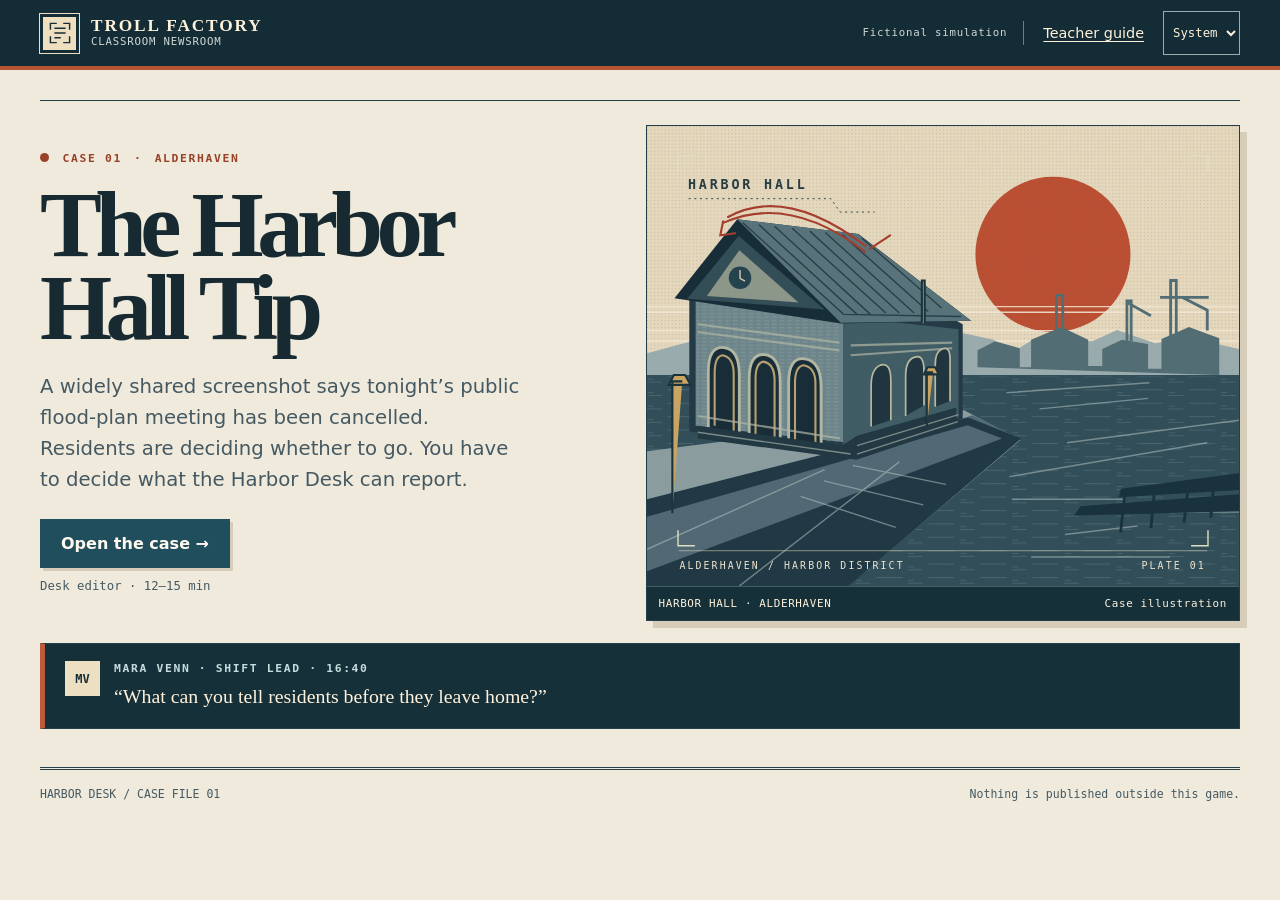
<file: index.html>
<!doctype html>
<html lang="en">
<head><meta charset="utf-8"><meta name="viewport" content="width=device-width, initial-scale=1"><meta name="color-scheme" content="light dark"><meta name="referrer" content="no-referrer"><title>Troll Factory | The Harbor Hall Tip</title><script src="assets/theme.js"></script><link rel="stylesheet" href="assets/newsroom.css"><script defer src="episodes/harbor-hall.js"></script><script defer src="assets/engine.js"></script><script defer src="assets/desk.js"></script></head>
<body><a class="skip" href="#desk">Skip to case</a><header class="mast"><div class="shell mast-inner"><div class="wordmark"><span class="mark" aria-hidden="true"><svg viewBox="0 0 30 30" fill="none"><path d="M3 11V3h8m8 0h8v8m0 8v8h-8m-8 0H3v-8M8 9h14M8 15h14M8 21h8" stroke="currentColor" stroke-width="1.8"/></svg></span><div><strong>TROLL FACTORY</strong><span>CLASSROOM NEWSROOM</span></div></div><div class="mast-end"><span class="sim-pill">Fictional simulation</span><a class="teacher-link" href="teacher.html">Teacher guide</a><label class="site-theme" data-theme-control hidden><span class="sr">Appearance</span><select id="site-theme"><option value="system">System</option><option value="light">Light</option><option value="dark">Dark</option></select></label></div></div></header>
<div class="shell workflow" id="workflow" hidden><ol aria-label="Case progress" id="progress"></ol><button id="restart" class="ghost" type="button">Restart</button></div>
<main class="shell" id="desk" tabindex="-1"><noscript><p>Enable JavaScript in your browser to play this offline case.</p></noscript></main>
<footer class="shell footer"><span>HARBOR DESK <span aria-hidden="true">/</span> CASE FILE 01</span><span>Nothing is published outside this game.</span></footer>
<dialog id="confirm"><form method="dialog"><h2>Restart this case?</h2><p>Your current desk work will be cleared.</p><div class="actions"><button class="secondary" value="cancel">Keep playing</button><button class="primary" value="restart">Restart case</button></div></form></dialog>
</body></html>
</file>
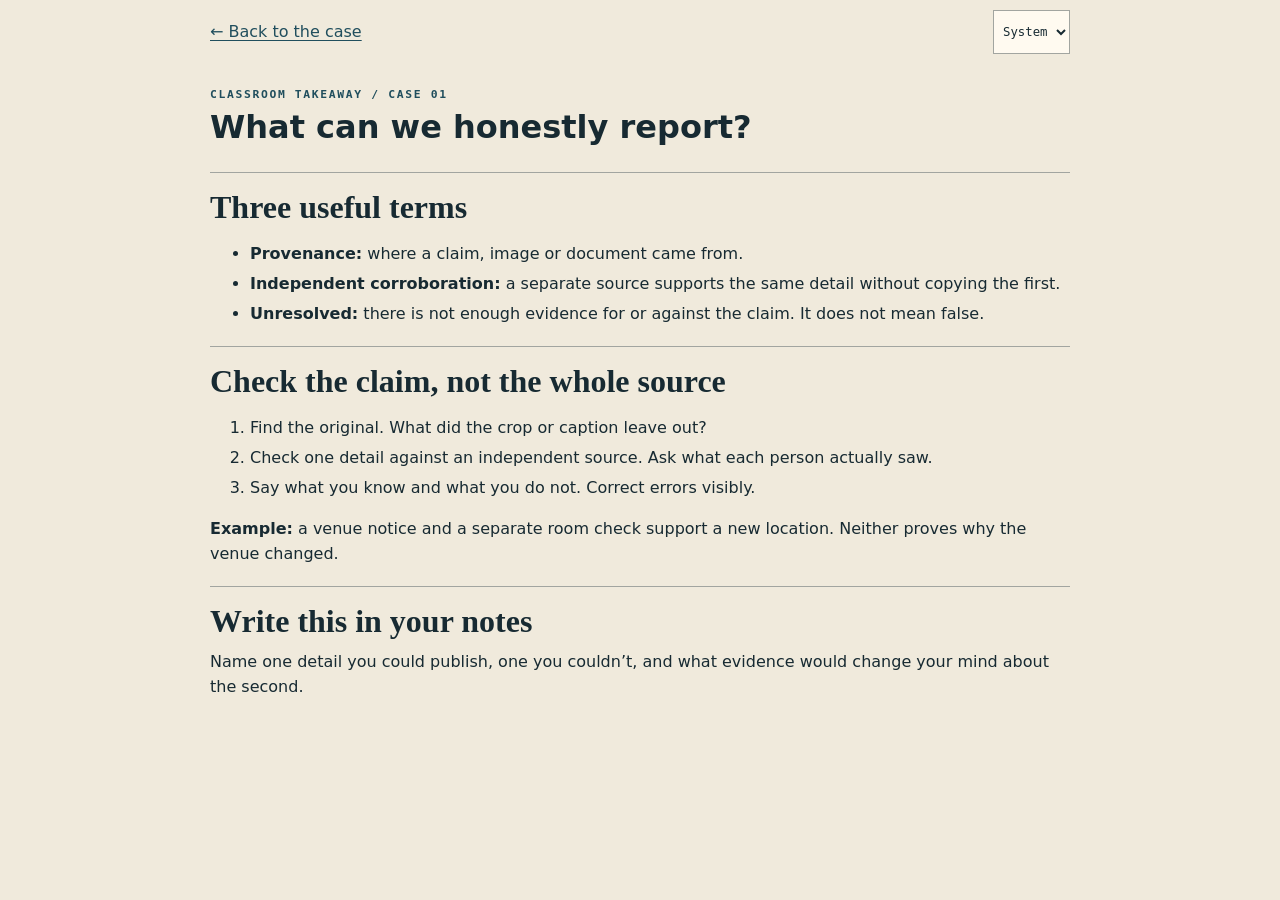
<file: takeaway.html>
<!doctype html>
<html lang="en"><head><meta charset="utf-8"><meta name="viewport" content="width=device-width,initial-scale=1"><title>What to note | Troll Factory</title><script src="assets/theme.js"></script><link rel="stylesheet" href="assets/newsroom.css"></head>
<body class="shell static-doc"><header class="no-print"><a href="index.html">← Back to the case</a><label class="site-theme" data-theme-control hidden><span class="sr">Appearance</span><select id="site-theme"><option value="system">System</option><option value="light">Light</option><option value="dark">Dark</option></select></label></header><main>
<p class="kicker">CLASSROOM TAKEAWAY / CASE 01</p><h1>What can we honestly report?</h1>
<section><h2>Three useful terms</h2><ul><li><strong>Provenance:</strong> where a claim, image or document came from.</li><li><strong>Independent corroboration:</strong> a separate source supports the same detail without copying the first.</li><li><strong>Unresolved:</strong> there is not enough evidence for or against the claim. It does not mean false.</li></ul></section>
<section><h2>Check the claim, not the whole source</h2><ol><li>Find the original. What did the crop or caption leave out?</li><li>Check one detail against an independent source. Ask what each person actually saw.</li><li>Say what you know and what you do not. Correct errors visibly.</li></ol><p><strong>Example:</strong> a venue notice and a separate room check support a new location. Neither proves why the venue changed.</p></section>
<section><h2>Write this in your notes</h2><p>Name one detail you could publish, one you couldn’t, and what evidence would change your mind about the second.</p></section>
</main></body></html>
</file>
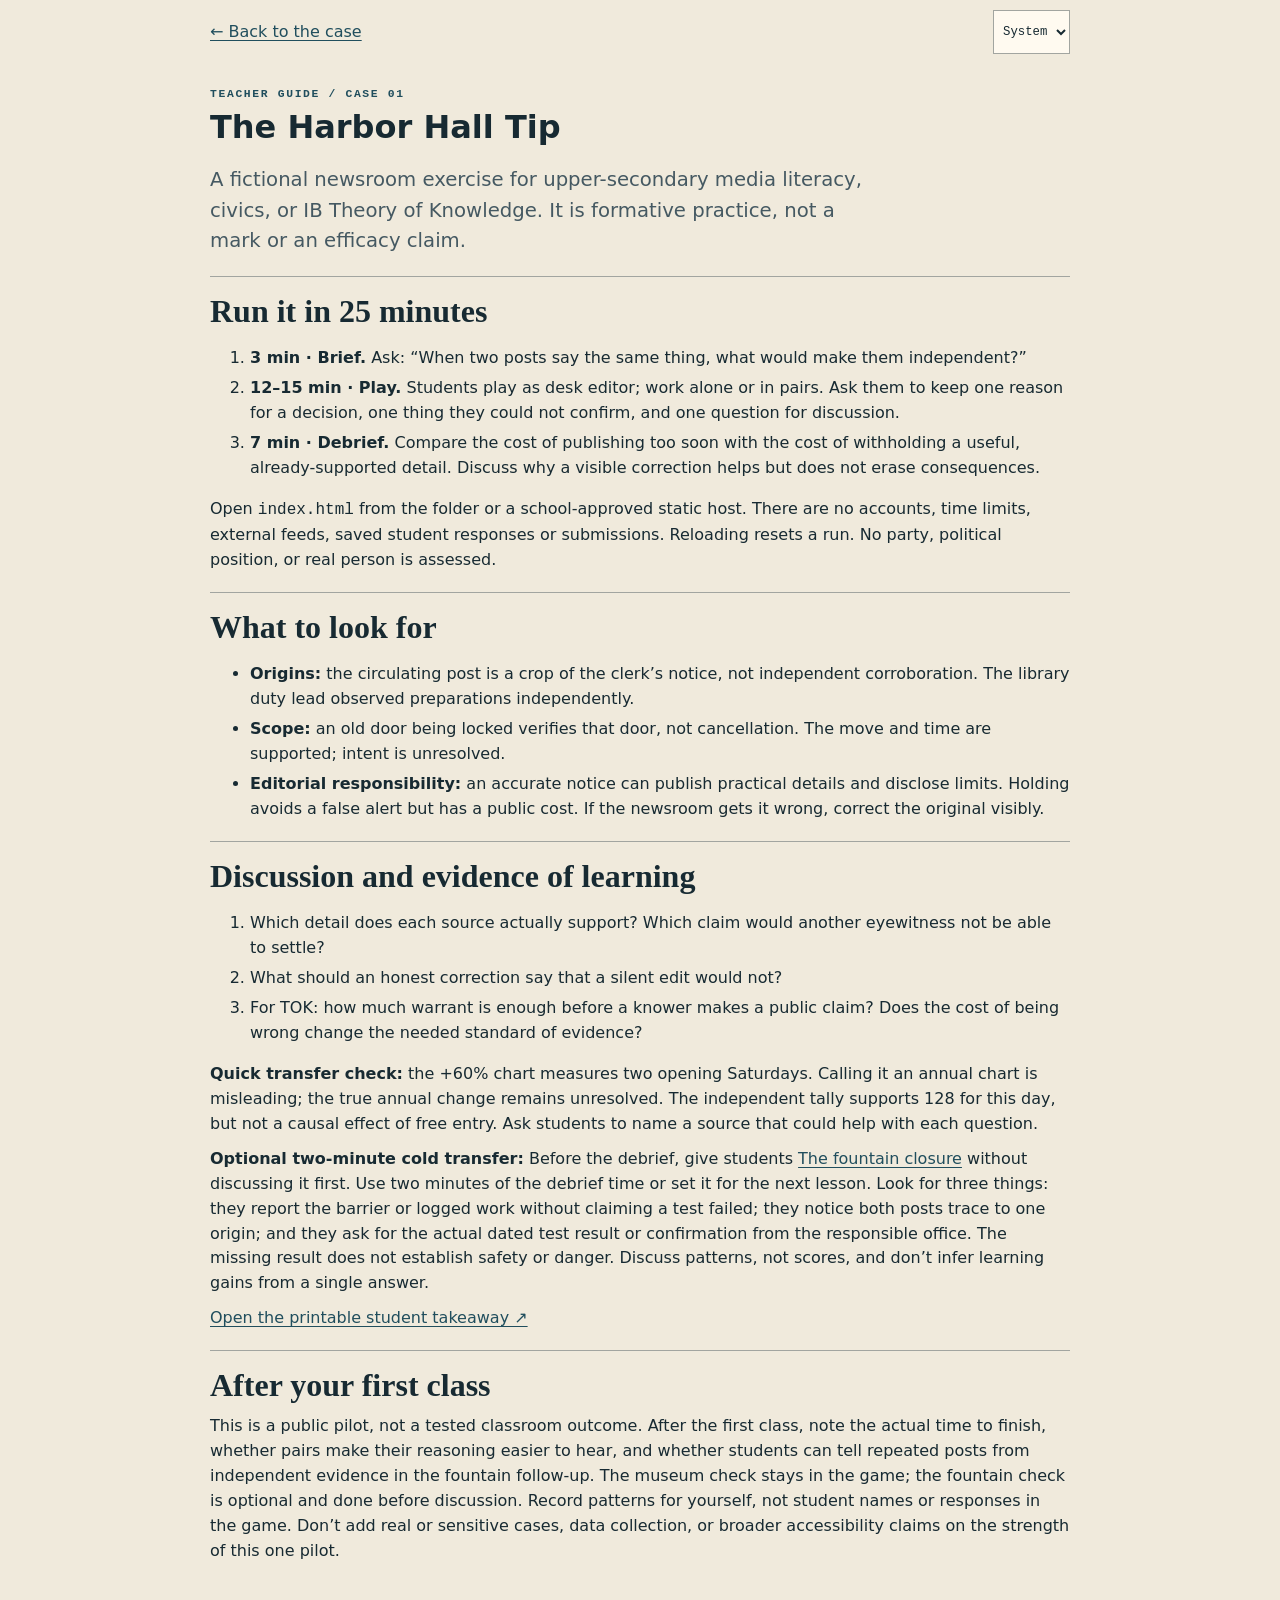
<file: teacher.html>
<!doctype html>
<html lang="en"><head><meta charset="utf-8"><meta name="viewport" content="width=device-width,initial-scale=1"><title>Teacher guide | Troll Factory</title><script src="assets/theme.js"></script><link rel="stylesheet" href="assets/newsroom.css"></head>
<body class="shell static-doc"><header class="no-print"><a href="index.html">← Back to the case</a><label class="site-theme" data-theme-control hidden><span class="sr">Appearance</span><select id="site-theme"><option value="system">System</option><option value="light">Light</option><option value="dark">Dark</option></select></label></header><main>
<p class="kicker">TEACHER GUIDE / CASE 01</p><h1>The Harbor Hall Tip</h1><p class="lede">A fictional newsroom exercise for upper-secondary media literacy, civics, or IB Theory of Knowledge. It is formative practice, not a mark or an efficacy claim.</p>
<section><h2>Run it in 25 minutes</h2><ol><li><strong>3 min · Brief.</strong> Ask: “When two posts say the same thing, what would make them independent?”</li><li><strong>12–15 min · Play.</strong> Students play as desk editor; work alone or in pairs. Ask them to keep one reason for a decision, one thing they could not confirm, and one question for discussion.</li><li><strong>7 min · Debrief.</strong> Compare the cost of publishing too soon with the cost of withholding a useful, already-supported detail. Discuss why a visible correction helps but does not erase consequences.</li></ol><p>Open <code>index.html</code> from the folder or a school-approved static host. There are no accounts, time limits, external feeds, saved student responses or submissions. Reloading resets a run. No party, political position, or real person is assessed.</p></section>
<section><h2>What to look for</h2><ul><li><strong>Origins:</strong> the circulating post is a crop of the clerk’s notice, not independent corroboration. The library duty lead observed preparations independently.</li><li><strong>Scope:</strong> an old door being locked verifies that door, not cancellation. The move and time are supported; intent is unresolved.</li><li><strong>Editorial responsibility:</strong> an accurate notice can publish practical details and disclose limits. Holding avoids a false alert but has a public cost. If the newsroom gets it wrong, correct the original visibly.</li></ul></section>
<section><h2>Discussion and evidence of learning</h2><ol><li>Which detail does each source actually support? Which claim would another eyewitness not be able to settle?</li><li>What should an honest correction say that a silent edit would not?</li><li>For TOK: how much warrant is enough before a knower makes a public claim? Does the cost of being wrong change the needed standard of evidence?</li></ol><p><strong>Quick transfer check:</strong> the +60% chart measures two opening Saturdays. Calling it an annual chart is misleading; the true annual change remains unresolved. The independent tally supports 128 for this day, but not a causal effect of free entry. Ask students to name a source that could help with each question.</p><p><strong>Optional two-minute cold transfer:</strong> Before the debrief, give students <a href="transfer.html">The fountain closure</a> without discussing it first. Use two minutes of the debrief time or set it for the next lesson. Look for three things: they report the barrier or logged work without claiming a test failed; they notice both posts trace to one origin; and they ask for the actual dated test result or confirmation from the responsible office. The missing result does not establish safety or danger. Discuss patterns, not scores, and don’t infer learning gains from a single answer.</p><p><a href="takeaway.html">Open the printable student takeaway ↗</a></p></section>
<section><h2>After your first class</h2><p>This is a public pilot, not a tested classroom outcome. After the first class, note the actual time to finish, whether pairs make their reasoning easier to hear, and whether students can tell repeated posts from independent evidence in the fountain follow-up. The museum check stays in the game; the fountain check is optional and done before discussion. Record patterns for yourself, not student names or responses in the game. Don’t add real or sensitive cases, data collection, or broader accessibility claims on the strength of this one pilot.</p></section>
</main></body></html>
</file>
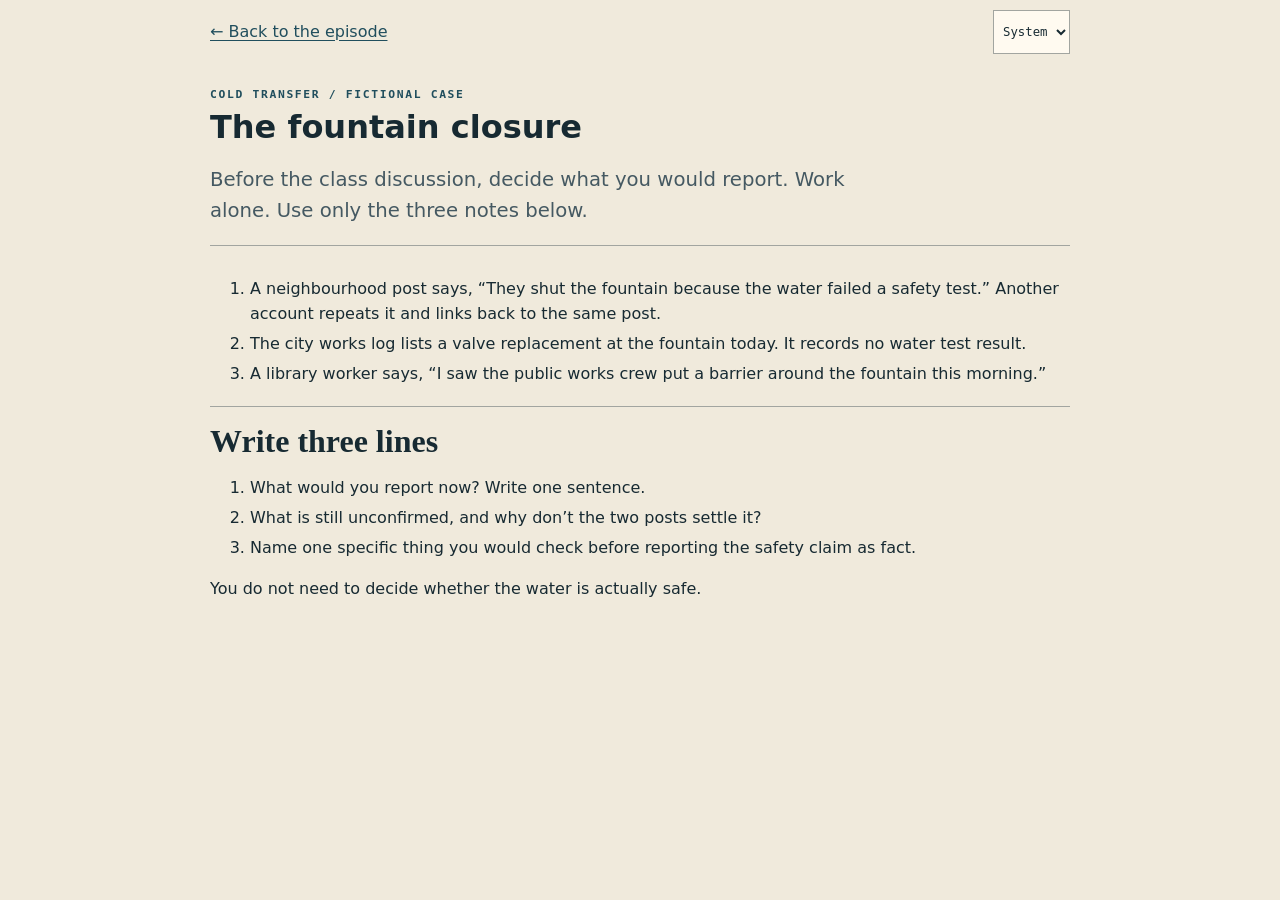
<file: transfer.html>
<!doctype html>
<html lang="en"><head><meta charset="utf-8"><meta name="viewport" content="width=device-width,initial-scale=1"><title>Two-minute transfer | Troll Factory</title><script src="assets/theme.js"></script><link rel="stylesheet" href="assets/newsroom.css"></head>
<body class="shell static-doc"><header class="no-print"><a href="index.html">← Back to the episode</a><label class="site-theme" data-theme-control hidden><span class="sr">Appearance</span><select id="site-theme"><option value="system">System</option><option value="light">Light</option><option value="dark">Dark</option></select></label></header><main>
<p class="kicker">COLD TRANSFER / FICTIONAL CASE</p>
<h1>The fountain closure</h1>
<p class="lede">Before the class discussion, decide what you would report. Work alone. Use only the three notes below.</p>
<section aria-label="Evidence">
<ol>
<li>A neighbourhood post says, “They shut the fountain because the water failed a safety test.” Another account repeats it and links back to the same post.</li>
<li>The city works log lists a valve replacement at the fountain today. It records no water test result.</li>
<li>A library worker says, “I saw the public works crew put a barrier around the fountain this morning.”</li>
</ol>
</section>
<section><h2>Write three lines</h2><ol>
<li>What would you report now? Write one sentence.</li>
<li>What is still unconfirmed, and why don’t the two posts settle it?</li>
<li>Name one specific thing you would check before reporting the safety claim as fact.</li>
</ol><p>You do not need to decide whether the water is actually safe.</p></section>
</main></body></html>
</file>
<file: assets/newsroom.css>
:root{color-scheme:light;--headline:Georgia,"Times New Roman",serif;--sans:system-ui,-apple-system,"Segoe UI",sans-serif;--mono:ui-monospace,"Cascadia Code",Consolas,monospace}
@media(prefers-color-scheme:dark){:root{color-scheme:dark}}
*,*::before,*::after{box-sizing:border-box}html{scroll-padding-top:12px}body{margin:0;background:var(--bg);color:var(--ink);font:400 16px/1.56 var(--sans)}
[hidden]{display:none!important}.shell{width:min(1120px,calc(100% - 72px));margin-inline:auto}a{color:var(--green);text-underline-offset:.21em}button,select{font:inherit}button{cursor:pointer}button[disabled]{cursor:not-allowed;opacity:.57}
:focus-visible{outline:3px solid var(--focus);outline-offset:3px}h1:focus,h2:focus,[tabindex="-1"]:not(.skip):focus{outline:0}h1,h2,h3,p,li,blockquote{overflow-wrap:break-word}h1,h2,h3{margin:0}p{margin:.6em 0 0}h2{font:700 clamp(1.45rem,2.6vw,2rem)/1.2 var(--headline)}h3{font:700 1.16rem/1.27 var(--headline)}.sr,.skip:not(:focus){position:absolute;width:1px;height:1px;overflow:hidden;clip-path:inset(50%)}.skip:focus{position:absolute;z-index:5;top:8px;left:8px;background:var(--paper);padding:12px}
.mast{border-bottom:1px solid var(--line);background:var(--paper)}.mast-inner{min-height:74px;display:flex;align-items:center;justify-content:space-between;gap:14px}.wordmark,.mast-end{display:flex;align-items:center;gap:12px}.wordmark strong,.wordmark span:not(.mark){display:block}.wordmark strong{font-size:.95rem;letter-spacing:.13em;white-space:nowrap;line-height:1.2}.wordmark div span,.sim-pill{font:500 .67rem/1.34 var(--mono);letter-spacing:.074em;color:var(--muted)}.mark{width:39px;height:39px;background:var(--green);color:var(--paper);display:grid;place-items:center;flex:none}.mark svg{width:24px}.mast-end{gap:19px}.sim-pill{padding:5px 8px;border:1px solid var(--line);border-radius:3px}.teacher-link{font-size:.9rem;white-space:nowrap;display:inline-flex;align-items:center;min-height:44px}
#desk{min-height:55vh}.hero{display:grid;grid-template-columns:1.05fr 1fr;margin-block:68px 27px;gap:52px;align-items:center}.hero h1{font:700 clamp(3.75rem,7.75vw,7.1rem)/.9 var(--headline);letter-spacing:-.065em;margin:.18em 0 .23em}.kicker{margin:0;color:var(--green);font:700 .71rem/1.4 var(--mono);letter-spacing:.12em;text-transform:uppercase}.kicker i{display:inline-block;width:9px;height:9px;border-radius:50%;background:var(--amber);margin-right:5px}.kicker span{margin-inline:.32em}.lede{font-size:clamp(1.07rem,2vw,1.23rem);line-height:1.56;max-width:53ch;color:var(--muted);margin:.75rem 0 0}.hero .actions{margin-top:27px}.seat{color:var(--muted);font:.77rem/1.4 var(--mono)}.map{margin:0;border:1px solid var(--line);padding:8px;background:var(--paper);transform:rotate(.65deg);box-shadow:8px 9px 0 var(--soft)}.map img{width:100%;height:auto;display:block}.map figcaption{display:flex;flex-wrap:wrap;justify-content:space-between;gap:2px 10px;padding:8px 4px 1px;color:var(--muted);font:.68rem/1.4 var(--mono)}
.wire{background:var(--dark);color:var(--on-dark);padding:20px 23px;display:flex;align-items:flex-start;gap:14px;border-radius:2px}.wire .kicker{color:#c2d8c7}.wire q{display:block;font:400 clamp(1rem,2.3vw,1.24rem)/1.45 var(--headline);margin-top:5px}.call-sign{display:grid;place-items:center;background:#e4e9d6;color:#203b30;width:35px;height:35px;flex:none;font:700 .75rem/1 var(--mono)}.brief-wire{margin-bottom:38px}
.workflow{display:flex;justify-content:space-between;align-items:center;gap:8px;margin-top:20px;padding-block:3px 12px;border-bottom:1px solid var(--line)}.workflow ol{list-style:none;display:flex;align-items:center;gap:clamp(9px,3vw,34px);margin:0;padding:0;color:var(--muted);font-size:.82rem}.workflow li{display:flex;align-items:center;gap:6px;white-space:nowrap}.workflow li span{font:700 .73rem/1 var(--mono);width:23px;height:23px;border:1px solid var(--line);display:grid;place-items:center;border-radius:50%}.workflow [aria-current]{font-weight:730;color:var(--ink)}.workflow [aria-current] span{background:var(--green);color:var(--paper);border-color:var(--green)}.workflow .complete span{background:var(--lift)}
.page-title{margin-block:29px 23px}.page-title h1{font:700 clamp(2.35rem,5.7vw,5rem)/1 var(--headline);letter-spacing:-.055em;margin:.14em 0}.page-title .lede{max-width:66ch}
.actions{display:flex;align-items:center;flex-wrap:wrap;gap:10px 13px;margin-top:15px}.primary,.secondary,.ghost,.link-button{display:inline-flex;align-items:center;justify-content:center;min-height:46px;text-align:center;padding:9px 15px;border:1px solid transparent;border-radius:3px;font-weight:690;font-size:.93rem;text-decoration:none;line-height:1.22}.primary{background:var(--green);color:var(--paper)}.primary:not([disabled]):hover{outline:2px solid var(--green);outline-offset:2px}.secondary{border-color:var(--line);background:var(--paper);color:var(--ink)}.secondary:not([disabled]):hover,.ghost:not([disabled]):hover{background:var(--lift)}.ghost{background:transparent;color:var(--green)}.footer{border-top:1px solid var(--line);margin-top:35px;padding-block:16px 24px;display:flex;flex-wrap:wrap;justify-content:space-between;gap:5px 15px;font:.72rem/1.4 var(--mono);color:var(--muted)}
.evidence-grid{display:grid;grid-template-columns:minmax(250px,.75fr) minmax(0,1.35fr);gap:17px}.sources,.reader,.compare,.judge,.record,.followup{border:1px solid var(--line);background:var(--paper);padding:19px 22px}.sources ul{margin:10px 0 0;padding:0;list-style:none}.sources li+li{border-top:1px solid var(--line)}.panel-heading{display:flex;align-items:flex-start;justify-content:space-between;gap:9px}.panel-heading h2{margin-top:3px}.count{color:var(--muted);font:.7rem/1.4 var(--mono);white-space:nowrap;padding-top:3px}.source-button{width:100%;min-height:58px;border:0;border-inline-start:3px solid transparent;background:transparent;color:var(--ink);padding:7px 5px 7px 7px;display:grid;grid-template-columns:30px minmax(0,1fr) auto;align-items:center;gap:9px;text-align:left}.source-button:hover,.source-button.selected{background:var(--soft);border-inline-start-color:var(--green)}.source-button strong,.source-button small{display:block}.source-button strong{font-size:.94rem}.source-button small{font-size:.75rem;color:var(--muted)}.source-glyph{display:grid;place-items:center;width:28px;height:28px;background:var(--lift);color:var(--green);font:750 1.1rem var(--mono)}.source-state{color:var(--green);font:650 .67rem/1.2 var(--mono)}.reader h2{margin:.22em 0}.reader .byline{font:.75rem/1.5 var(--mono);color:var(--muted);margin-top:4px}.reader blockquote{font:700 clamp(1.18rem,2.3vw,1.53rem)/1.4 var(--headline);border-inline-start:3px solid var(--amber);padding-inline-start:13px;margin:13px 0}.reader.no-source{display:flex;flex-direction:column;justify-content:center;min-height:185px;background:var(--soft)}.origin,.feedback,.keep{padding:11px 14px;background:var(--lift);border-inline-start:3px solid var(--green);margin-top:11px}.origin{font-size:.92rem}
.compare,.judge,.followup{margin-top:17px}.pair,.repairs{display:grid;grid-template-columns:1fr 1fr;gap:10px;margin-top:14px}.pair article,.empty,.repairs article{border:1px solid var(--line);background:var(--soft);padding:13px 14px}.pair h3{margin-top:3px}.pair p:not(.kicker){margin-top:4px}.pair small{display:block;color:var(--muted);padding-top:7px}.empty{min-height:57px;display:grid;place-items:center;color:var(--muted);font-size:.88rem;border-style:dashed}.compare-controls{display:flex;align-items:center;flex-wrap:wrap;gap:8px 14px;margin-top:14px}.compare-controls label{font-weight:620}
select{min-height:44px;min-width:0;color:var(--ink);border:1px solid var(--line);border-radius:3px;background:var(--paper);font-size:.96rem;padding:6px 10px}.judgement{display:grid;grid-template-columns:minmax(0,1fr) 171px;gap:10px;align-items:center;padding:10px 0;border-top:1px solid var(--line)}.judge p+.judgement,.transfer-sources+.judgement{margin-top:12px}.judge>.actions{justify-content:flex-end}
.choices{border:0;margin:0;padding:0;display:grid;gap:9px}.choice{display:grid;grid-template-columns:20px 1fr;gap:11px;background:var(--paper);border:1px solid var(--line);padding:14px 17px;cursor:pointer}.choice:hover,.choice:has(:checked){border-color:var(--green);background:var(--lift)}.choice input{accent-color:var(--green);margin:.34em 0 0}.choice strong,.choice span span,.choice-copy{display:block}.choice strong{font-family:var(--headline);font-size:1.3rem;line-height:1.2}.choice span span{color:var(--muted);font-size:.95rem;margin-top:3px}.choice-copy{color:var(--ink);margin-top:6px}.decision-actions{justify-content:space-between}.outcome-grid{display:grid;grid-template-columns:1fr .85fr;gap:14px}.record h2,.followup h2,.judge h2{margin-top:.2em}.record ul{margin:.45em 0 0;padding-left:1.3em}.impact{align-self:start}.muted{color:var(--muted)}.repairs article{display:flex;flex-direction:column;align-items:start;gap:3px}.repairs article button{margin-top:auto}.repairs .muted{margin-bottom:10px;font-size:.93rem}
.results,.transfer-sources{margin:12px 0 0;padding:0;list-style:none}.results li{display:grid;grid-template-columns:73px 1fr;align-items:start;gap:10px;padding:9px 0;border-top:1px solid var(--line)}.results p{margin:.2em 0 0}.result-tag{background:var(--lift);color:var(--green);padding:4px 5px;border-radius:2px;text-align:center;font:700 .69rem/1.3 var(--mono)}.result-tag.retry{background:var(--soft);color:var(--amber)}.transfer-sources li+li{border-top:1px solid var(--line)}.transfer-sources li{padding:8px 0}.transfer-sources p{margin:3px 0 0}.keep{margin-top:14px}dialog{width:min(400px,calc(100% - 32px));border:1px solid var(--line);background:var(--paper);color:var(--ink);padding:23px}dialog::backdrop{background:#111d1bc5}.static-doc{max-width:860px}.static-doc main{padding-block:33px}.static-doc section{border-top:1px solid var(--line);margin-block:19px;padding-top:15px}.static-doc li+li{margin-top:5px}
@media(max-width:830px){.shell{width:calc(100% - 44px)}.hero{gap:24px;margin-top:40px}.hero h1{font-size:clamp(3.3rem,9vw,6.8rem)}.map{transform:none}.evidence-grid{grid-template-columns:minmax(228px,.85fr) 1.15fr}.sources,.reader,.compare,.judge,.record,.followup{padding:14px 16px}}
@media(max-width:680px){.shell{width:calc(100% - 30px)}.hero,.evidence-grid,.outcome-grid{grid-template-columns:1fr;gap:12px}.hero{margin:32px 0 15px}.hero-copy{max-width:520px}.hero h1{font-size:clamp(3.2rem,12vw,4.8rem);line-height:.94}.hero .actions{margin-top:17px}.map{box-shadow:4px 4px 0 var(--soft)}.map img{aspect-ratio:2.44;object-fit:cover;object-position:50% 57%}.mast-inner{min-height:62px}.sim-pill{display:none}.mast-end{gap:0}.wordmark{gap:8px}.mark{width:34px;height:34px}.teacher-link{font-size:.79rem}.wire{padding:13px 14px}.workflow{margin-top:8px}.workflow li{gap:4px}.workflow li span{width:19px;height:19px;font-size:.66rem}.workflow ol{font-size:.69rem;gap:8px}.workflow .ghost{padding-inline:6px;font-size:.77rem}.page-title{margin-top:21px}.page-title h1{font-size:clamp(2.35rem,10vw,4.1rem)}.source-button{min-height:49px}.reader.no-source{min-height:auto}.footer{margin-top:26px}}
@media(max-width:420px){.mast-inner{width:calc(100% - 24px)}.wordmark strong{font-size:.8rem}.wordmark div span{font-size:.56rem}.shell{width:calc(100% - 24px)}.workflow ol{gap:5px}.workflow li span{display:none}.workflow [aria-current]{text-decoration:underline;text-underline-offset:4px}.pair,.repairs{grid-template-columns:1fr}.judgement{grid-template-columns:1fr;gap:5px}.judgement select{width:100%}.pair article{padding:9px 11px}.pair .empty{min-height:39px}.choice{padding:11px}.seat{font-size:.7rem}.hero h1{font-size:clamp(3rem,11.5vw,4.6rem)}}
@media print{body{background:#fff;color:#000}.mast,.footer,.no-print{display:none!important}.shell{width:100%;max-width:none}.static-doc main{padding:0}.static-doc section{break-inside:avoid}}
.back-to-sources{display:none;min-height:44px;align-items:center;font-size:.87rem}@media(max-width:680px){.back-to-sources{display:inline-flex}}
.coverage-tip{padding:11px 14px;margin:14px 0;background:var(--soft);border-inline-start:3px solid var(--green)}.coverage-tip p{margin:0}.coverage-tip .actions{margin-top:7px}.coverage-tip strong{color:var(--green)}

.pair .pair-trace{margin-top:8px}.pair .pair-origin{margin-top:9px;padding:8px 10px;font-size:.82rem}

/* Harbor Desk art direction. The illustration sets the palette; the evidence
   keeps the same visual weight regardless of where it came from. */
:root {
  --bg:#f0eadc; --paper:#fffaf0; --ink:#172a32; --muted:#455962;
  --line:#a2a5a0; --soft:#e7e3d7; --green:#204e5d; --lift:#d9e8e7;
  --dark:#16303a; --on-dark:#fff2db; --amber:#984227; --focus:#a13624;
  --rule:#233e47; --print-edge:#d5ccba; --grid:rgba(55,74,78,.09);
}
@media (prefers-color-scheme:dark) {
  :root {
    --bg:#13252d; --paper:#1c323b; --ink:#f3ead7; --muted:#bfced0;
    --line:#627982; --soft:#233a43; --green:#b8e3e7; --lift:#274853;
    --dark:#0d1c23; --on-dark:#fcf0d9; --amber:#ffaf92; --focus:#ffae8b;
    --rule:#88aeb5; --print-edge:#0c1c24; --grid:rgba(185,210,211,.08);
  }
}
.shell { width:min(1200px,calc(100% - 72px)); }
.mast { color:#fff2db;background:#142c36;border-bottom:4px solid #b95436; }
.mast-inner { min-height:66px; }
.mark { background:#efdfc1;color:#162e38;box-shadow:inset 0 0 0 3px #142c36,0 0 0 1px #efdfc1;width:39px;height:39px; }
.wordmark strong { font:700 1.08rem/1.1 var(--headline);letter-spacing:.11em; }
.wordmark div span,.mast .sim-pill { color:#d0d9d6; }
.sim-pill { border:0;border-inline-end:1px solid #688089;border-radius:0;padding-inline:0 16px; }
.mast a { color:#fff2db; }
.mast :focus-visible { outline-color:#fbb28c; }
.kicker { letter-spacing:.145em; }
.hero { grid-template-columns:minmax(0,1fr) minmax(0,1.09fr);gap:clamp(28px,4.7vw,68px);margin:30px 0 22px;padding-top:24px;border-top:1px solid var(--rule); }
.hero h1 { font-size:clamp(3.8rem,7.25vw,7.15rem);line-height:.89;letter-spacing:-.071em;margin:.19em 0 .25em; }
.hero .kicker { color:var(--amber); }
.hero .lede { max-width:39ch; }
.hero .actions { margin-top:24px;align-items:flex-start;gap:10px;flex-direction:column-reverse; }
.hero .seat { color:var(--muted); }
.hero .primary { font-size:1rem;padding:12px 20px;min-height:49px; }
.map { padding:0;transform:none;background:var(--dark);border:1px solid var(--rule);color:var(--on-dark);box-shadow:7px 7px 0 var(--print-edge); }
.map img { aspect-ratio:840/652;width:100%;height:auto;object-fit:cover; }
.map figcaption { color:inherit;padding:9px 12px;border-top:1px solid #768b8c80;letter-spacing:.06em; }
.wire { border:1px solid var(--rule);border-inline-start:5px solid #bb5b3c;border-radius:0;padding:17px 20px; }
.wire .kicker { color:#c6ddde; }
.call-sign { background:#ede0c2;color:#172d36; }
.footer { margin-top:24px;border-top:3px double var(--rule); }
.workflow { margin-top:11px;padding:0 0 9px;border-bottom:3px double var(--rule); }
.workflow ol { gap:clamp(9px,3vw,43px); }
.workflow li span { border-radius:0; }
.page-title { margin:22px 0 19px; }
.page-title h1 { font-size:clamp(2.9rem,5.8vw,5.15rem);line-height:.97;margin:.08em 0 .12em; }
.page-title .lede { margin-top:.5rem; }
.primary,.secondary,.ghost,.link-button,select { border-radius:0; }
.primary { box-shadow:3px 3px 0 var(--print-edge); }
.primary:not([disabled]):hover { box-shadow:3px 3px 0 var(--amber); }
.secondary { border-color:var(--rule); }
.secondary[aria-pressed="true"] { background:var(--lift);border-color:var(--green); }
.evidence-grid { grid-template-columns:minmax(285px,.77fr) minmax(0,1.55fr);gap:clamp(12px,2vw,26px);align-items:start; }
.sources,.reader,.compare,.judge,.record,.followup { border-top:3px solid var(--rule);box-shadow:3px 3px 0 var(--print-edge); }
.sources { background:var(--soft);padding:17px; }
.sources .panel-heading { align-items:center; }
.sources ul { border-top:1px solid var(--line); }
.source-button { min-height:64px;padding:8px 5px;gap:10px; }
.source-button.selected,.source-button:hover { background:var(--paper); }
.source-glyph { background:transparent;color:var(--muted);border:1px solid var(--line);font:.73rem/1 var(--mono); }
.source-button.selected .source-glyph { background:var(--green);color:var(--paper);border-color:var(--green); }
.source-button strong { font-size:.92rem; }
.source-button small { font-size:.77rem; }
.source-state { font-size:.67rem;white-space:nowrap; }
.count { border:1px solid var(--line);padding:3px 6px; }
.reader { padding:clamp(15px,2vw,27px); }
.reader .kicker { color:var(--amber); }
.reader.no-source { min-height:308px;background-image:repeating-linear-gradient(0deg,var(--grid) 0 1px,transparent 1px 24px),repeating-linear-gradient(90deg,var(--grid) 0 1px,transparent 1px 24px); }
.reader.no-source p:not(.kicker) { max-width:42ch; }
.evidence-document { margin:15px 0 12px;background:var(--soft);border:1px solid var(--line);padding:0 15px 15px; }
.reader .byline { display:flex;align-items:center;gap:8px;min-height:42px;margin:0;border-bottom:1px solid var(--line);padding-block:3px; }
.byline span { font:700 1.12rem var(--mono);color:var(--green); }
.reader blockquote { margin:13px 0 0;padding:0;border:0;font-weight:500; }
.reader[data-source-kind="paper"] .evidence-document { border-top:3px double var(--rule); }
.reader[data-source-kind="note"] .evidence-document { border-inline-start:3px solid var(--rule); }
.reader[data-source-kind="door"] .evidence-document { border-top-style:dashed; }
.reader[data-source-kind="post"] .evidence-document { border-bottom-style:dashed; }
.source-context { color:var(--muted);font-size:.94rem; }
.compare,.judge,.followup { margin-top:20px; }
.pair { gap:13px; }
.pair article { border-top:2px solid var(--rule); }
.empty { min-height:85px;background:var(--bg); }
.choice { border-inline-start:3px solid var(--line);padding:14px 17px; }
.choice:has(:checked) { border-inline-start:3px solid var(--green); }
.choice-copy { font-family:var(--headline);font-size:1.1rem; }
.record { border-top:5px double var(--rule); }
.result-tag { border:1px solid currentColor;border-radius:0; }
@media(max-width:850px) {
  .shell { width:calc(100% - 36px); }
  .hero { gap:23px;margin-top:22px;padding-top:20px; }
  .hero h1 { font-size:clamp(3.45rem,8.5vw,5.5rem); }
  .evidence-grid { grid-template-columns:minmax(243px,.85fr) minmax(0,1.15fr); }
  .sources { padding:13px; }
}
@media(max-width:680px) {
  .shell { width:calc(100% - 30px); }
  .mast-inner { min-height:56px; }
  .hero,.evidence-grid { grid-template-columns:1fr;gap:15px; }
  .hero { margin:17px 0 14px;padding-top:13px; }
  .hero h1 { font-size:clamp(3.35rem,14vw,5.5rem);letter-spacing:-.056em; }
  .hero .actions { flex-direction:row;align-items:center;margin-top:16px;gap:12px; }
  .hero .lede { font-size:1rem; }
  .map { box-shadow:4px 4px 0 var(--print-edge); }
  .map img { aspect-ratio:2.05;object-position:50% 39%; }
  .map figcaption { padding:6px 8px;font-size:.62rem; }
  .wire { padding:12px; }
  .workflow { margin-top:6px; }
  .workflow ol { gap:9px; }
  .page-title { margin:15px 0; }
  .page-title h1 { font-size:clamp(2.6rem,10vw,4.4rem); }
  .source-button { min-height:52px; }
  .reader.no-source { min-height:132px; }
  .mast .mark { width:31px;height:31px; }
}
@media(max-width:374px) {
  .shell { width:calc(100% - 24px); }
  .wordmark strong { font-size:.85rem; }
  .hero h1 { font-size:clamp(2.95rem,15vw,3.5rem); }
  .hero .actions { column-gap:9px; }
  .hero .primary { padding-inline:12px;font-size:.92rem; }
  .workflow ol { gap:6px; }
}
@media(forced-colors:active) {
  .mark,.primary,.source-button.selected,.reader,.choice:has(:checked) { border:2px solid ButtonText; }
}
@media print {
  :root { color-scheme:light;--paper:#fff;--ink:#000;--muted:#333;--line:#aaa;--green:#172a32; }
  .shell { width:100%; }
  .sources,.reader,.compare,.judge,.record,.followup { box-shadow:none; }
}

/* Native appearance picker. Avoid a separate modal or any saved student state. */
:root[data-theme="light"] {
  color-scheme:light;--bg:#f0eadc;--paper:#fffaf0;--ink:#172a32;--muted:#455962;
  --line:#a2a5a0;--soft:#e7e3d7;--green:#204e5d;--lift:#d9e8e7;
  --dark:#16303a;--on-dark:#fff2db;--amber:#984227;--focus:#a13624;
  --rule:#233e47;--print-edge:#d5ccba;--grid:rgba(55,74,78,.09);
}
:root[data-theme="dark"] {
  color-scheme:dark;--bg:#13252d;--paper:#1c323b;--ink:#f3ead7;--muted:#bfced0;
  --line:#627982;--soft:#233a43;--green:#b8e3e7;--lift:#274853;
  --dark:#0d1c23;--on-dark:#fcf0d9;--amber:#ffaf92;--focus:#ffae8b;
  --rule:#88aeb5;--print-edge:#0c1c24;--grid:rgba(185,210,211,.08);
}
.site-theme { display:inline-flex; }
.site-theme select { min-height:44px;padding:4px 5px;font:.77rem/1.1 var(--mono);border-color:var(--line); }
.mast .site-theme select { color:#fff2db;background:#142c36;border-color:#9badaf;color-scheme:dark; }
.static-doc > header { display:flex;gap:14px;align-items:center;justify-content:space-between;padding-top:10px; }
@media(max-width:680px) {
  .mast-end { gap:7px; }
  .mast .site-theme select { font-size:.7rem;padding-inline:3px; }
}
@media(max-width:420px) {
  .mast-inner { gap:6px; }
  .mast .wordmark { gap:5px; }
  .mast .wordmark strong { font-size:.83rem;letter-spacing:.065em; }
  .mast .wordmark div span { font-size:.54rem; }
  .mast .teacher-link { font-size:.72rem; }
}
@media(max-width:374px) {
  .mast .wordmark strong { font-size:.75rem; }
}
@media print {
  :root[data-theme] { color-scheme:light;--paper:#fff;--ink:#000;--muted:#333;--line:#aaa;--green:#172a32; }
}
</file>
